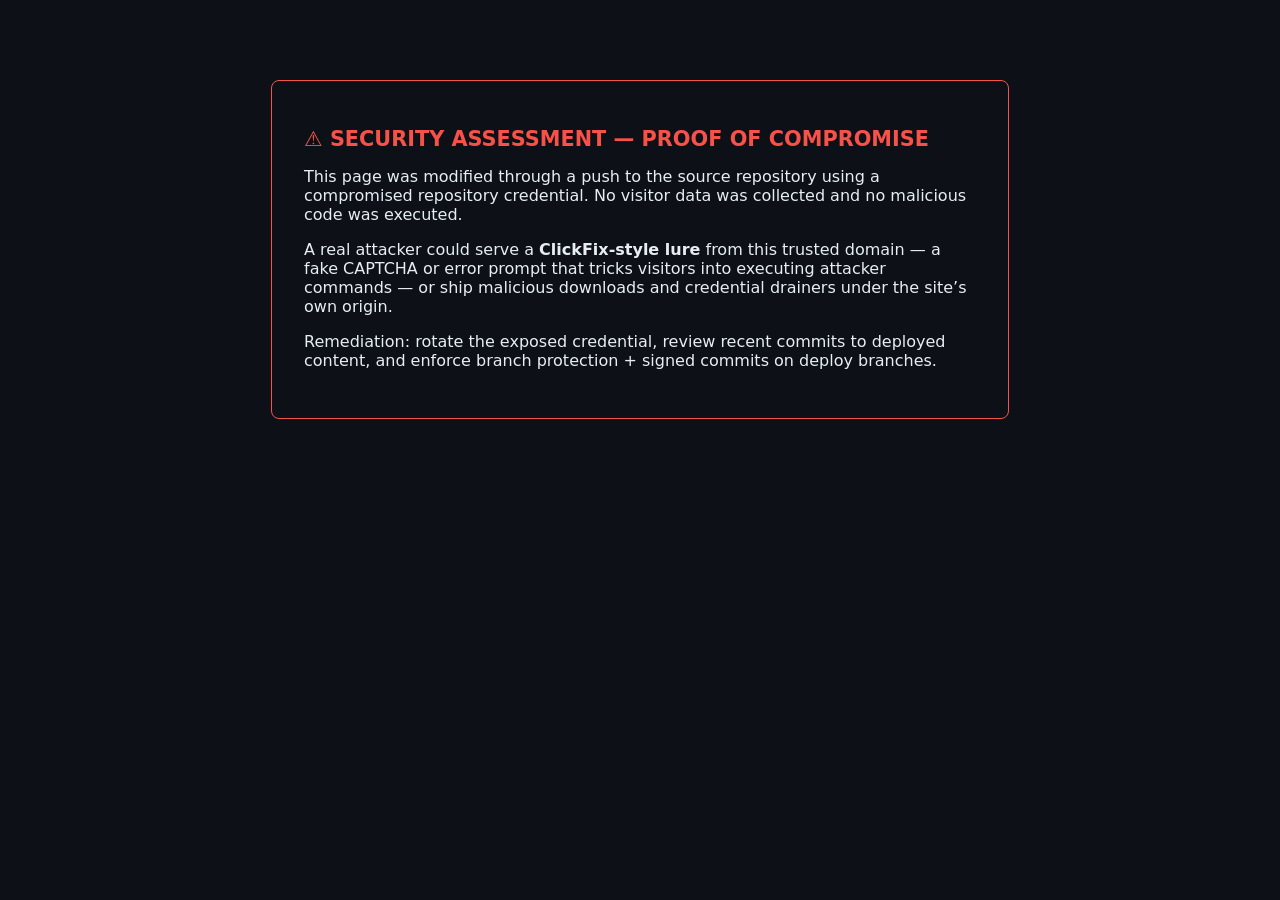
<file: index.html>
<!doctype html>
<html lang="en">
<head>
<meta charset="utf-8">
<title>Security Assessment — Proof of Compromise</title>
<style>
  body { background: #0d1117; color: #e6edf3; font-family: system-ui, sans-serif; display: flex; justify-content: center; padding: 8vh 2rem; }
  .card { max-width: 42rem; border: 1px solid #f85149; border-radius: 8px; padding: 2rem; }
  h1 { color: #f85149; font-size: 1.3rem; }
  code { background: #161b22; padding: 0.15rem 0.4rem; border-radius: 4px; }
</style>
</head>
<body>
<div class="card">
  <h1>&#9888; SECURITY ASSESSMENT &mdash; PROOF OF COMPROMISE</h1>
  <p>This page was modified through a push to the source repository using a
  compromised repository credential. No visitor data was collected and no
  malicious code was executed.</p>
  <p>A real attacker could serve a <strong>ClickFix-style lure</strong> from
  this trusted domain &mdash; a fake CAPTCHA or error prompt that tricks
  visitors into executing attacker commands &mdash; or ship malicious
  downloads and credential drainers under the site&rsquo;s own origin.</p>
  <p>Remediation: rotate the exposed credential, review recent commits to
  deployed content, and enforce branch protection + signed commits on
  deploy branches.</p>
</div>
</body>
</html>
</file>
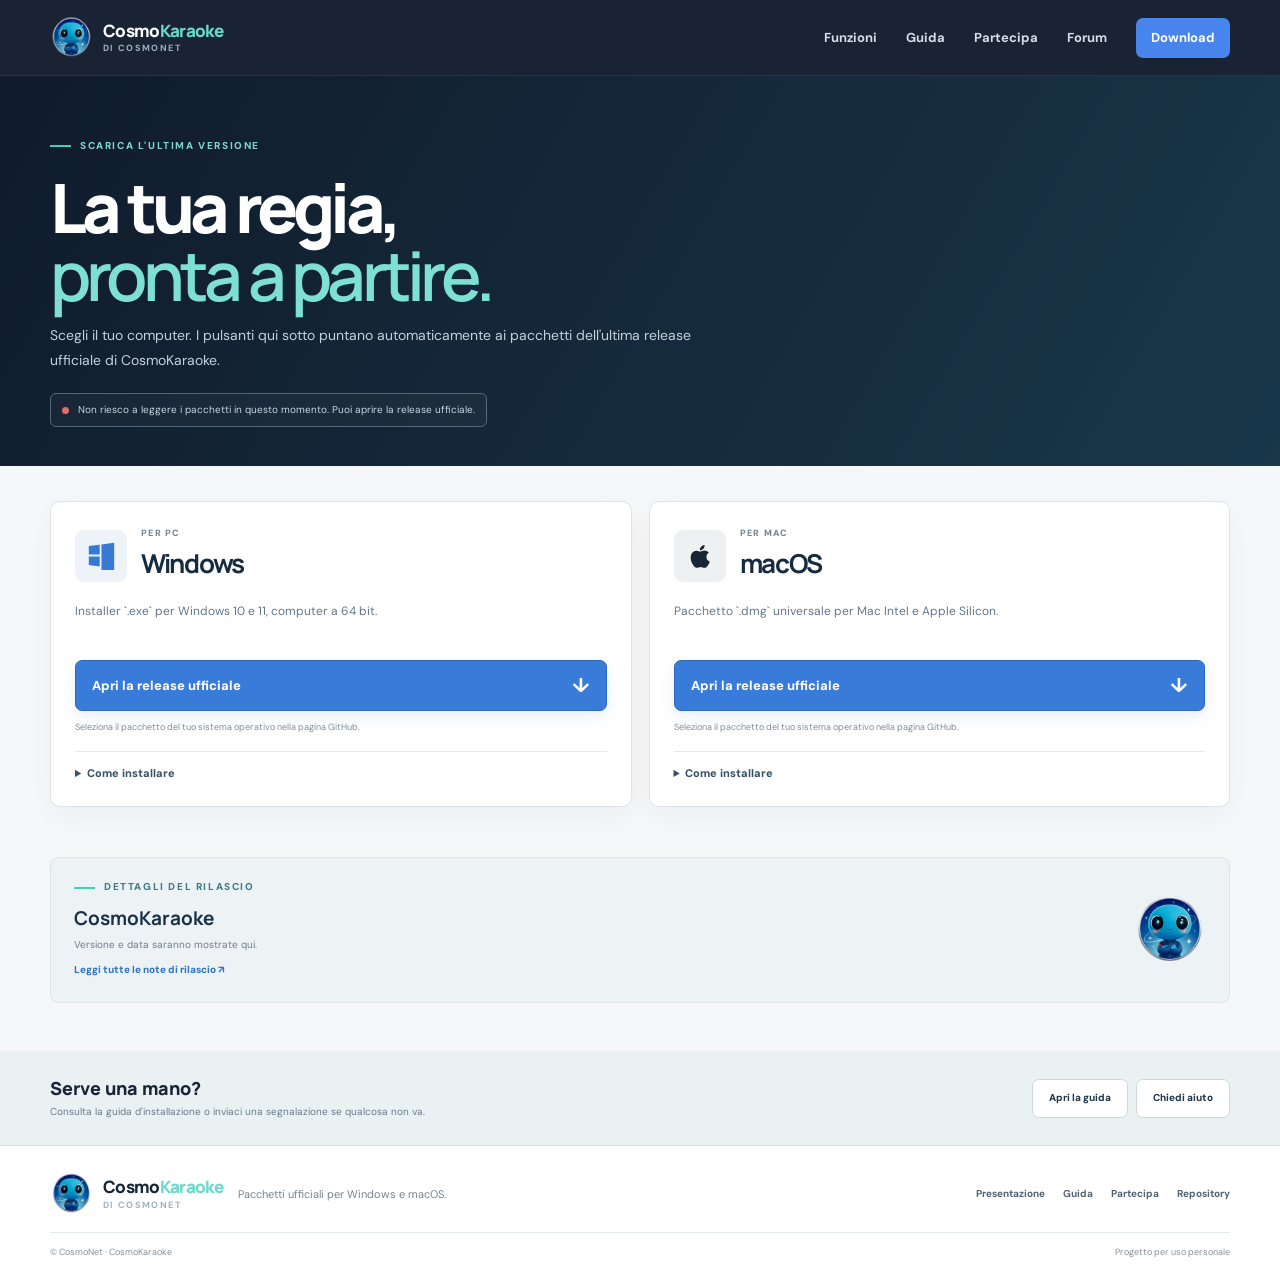
<file: download.html>
<!doctype html>
<html lang="it">
  <head>
    <meta charset="utf-8" />
    <meta name="viewport" content="width=device-width, initial-scale=1" />
    <meta name="theme-color" content="#101b2b" />
    <meta name="description" content="Scarica CosmoKaraoke per Windows o macOS. La pagina seleziona automaticamente i pacchetti dell'ultima versione disponibile." />
    <title>Download CosmoKaraoke per Windows e macOS</title>
    <link rel="icon" href="./assets/cosmonet-mascot.png" type="image/png" />
    <link rel="stylesheet" href="./styles.css" />
    <link rel="stylesheet" href="./download.css" />
    <script src="./download.js" defer></script>
  </head>
  <body class="download-page">
    <a class="skip-link" href="#contenuto">Vai al contenuto</a>
    <header class="site-header"><a class="brand" href="./index.html"><img src="./assets/cosmonet-mascot.png" alt="" /><span>Cosmo<span>Karaoke</span><small>di CosmoNet</small></span></a><nav aria-label="Navigazione principale"><a href="./index.html#funzioni">Funzioni</a><a href="./guida.html">Guida</a><a href="./feedback.html">Partecipa</a><a class="forum-link" href="https://github.com/CosmoNetinfo/CosmoKaraoke/discussions">Forum</a><a class="nav-download" href="./download.html" aria-current="page">Download</a></nav></header>
    <main id="contenuto">
      <section class="download-hero"><div class="section-wrap"><p class="eyebrow"><span></span> SCARICA L'ULTIMA VERSIONE</p><h1>La tua regia,<br /><em>pronta a partire.</em></h1><p>Scegli il tuo computer. I pulsanti qui sotto puntano automaticamente ai pacchetti dell'ultima release ufficiale di CosmoKaraoke.</p><div class="release-status" role="status" aria-live="polite"><span class="status-dot"></span><span id="release-status-text">Controllo la versione disponibile…</span></div></div></section>

      <section class="section-wrap download-options" aria-label="Scegli il tuo sistema operativo">
        <article class="download-card" id="windows-card">
          <div class="download-card-heading"><span class="os-icon windows-icon" aria-hidden="true"><svg viewBox="0 0 32 32"><path d="M2 5.6 14 4v11H2V5.6Zm14-1.8 14-2v17H16V3.8ZM2 17h12v11L2 26.4V17Zm14 0h14v17l-14-2V17Z"/></svg></span><div><p class="card-eyebrow">PER PC</p><h2>Windows</h2></div></div>
          <p class="download-description">Installer `.exe` per Windows 10 e 11, computer a 64 bit.</p>
          <a class="download-button" id="windows-download" href="https://github.com/CosmoNetinfo/CosmoKaraoke/releases/latest" aria-describedby="windows-file"><span>Scarica per Windows</span><span aria-hidden="true">↓</span></a>
          <p class="file-meta" id="windows-file">Pacchetto: caricamento…</p>
          <details class="install-details"><summary>Come installare</summary><ol><li>Scarica il file `.exe` dal pulsante.</li><li>Aprilo e segui i passaggi dell'installazione.</li><li>Avvia CosmoKaraoke dal menu Start o dal collegamento creato.</li></ol><p>Il pacchetto attuale non è firmato con un certificato di distribuzione; Windows potrebbe mostrare un avviso. Controlla che il download provenga dalla release ufficiale prima di installarlo.</p></details>
        </article>
        <article class="download-card" id="mac-card">
          <div class="download-card-heading"><span class="os-icon apple-icon" aria-hidden="true"><svg viewBox="0 0 32 32"><path d="M22.8 17.1c0-3 2.5-4.4 2.6-4.5-1.4-2-3.6-2.3-4.4-2.4-1.9-.2-3.7 1.1-4.7 1.1s-2.5-1.1-4.1-1c-2.1 0-4 1.2-5.1 3-2.2 3.8-.6 9.3 1.6 12.3 1.1 1.5 2.3 3.1 3.9 3 1.6-.1 2.2-1 4.1-1s2.5 1 4.2 1c1.7 0 2.7-1.5 3.8-3.1 1.2-1.7 1.7-3.4 1.7-3.5-.1 0-3.5-1.3-3.5-4.9ZM19.7 8.2c.8-1 1.4-2.5 1.2-4-1.2.1-2.8.8-3.7 1.8-.8.9-1.5 2.4-1.3 3.8 1.4.1 2.9-.6 3.8-1.6Z"/></svg></span><div><p class="card-eyebrow">PER MAC</p><h2>macOS</h2></div></div>
          <p class="download-description">Pacchetto `.dmg` universale per Mac Intel e Apple Silicon.</p>
          <a class="download-button" id="mac-download" href="https://github.com/CosmoNetinfo/CosmoKaraoke/releases/latest" aria-describedby="mac-file"><span>Scarica per macOS</span><span aria-hidden="true">↓</span></a>
          <p class="file-meta" id="mac-file">Pacchetto: caricamento…</p>
          <details class="install-details"><summary>Come installare</summary><ol><li>Scarica e apri il file `.dmg`.</li><li>Trascina CosmoKaraoke nella cartella Applicazioni.</li><li>Apri l'app da Applicazioni.</li></ol><p>La versione attuale non è firmata e notarizzata con un certificato Apple. macOS potrebbe mostrare un avviso di sicurezza. Scarica solo dal collegamento ufficiale; non disattivare le protezioni se non sei sicuro della provenienza.</p></details>
        </article>
      </section>

      <section class="download-release section-wrap"><div><p class="eyebrow"><span></span> DETTAGLI DEL RILASCIO</p><h2 id="release-title">CosmoKaraoke</h2><p id="release-date">Versione e data saranno mostrate qui.</p><a id="release-notes" href="https://github.com/CosmoNetinfo/CosmoKaraoke/releases/latest">Leggi tutte le note di rilascio ↗</a></div><img src="./assets/cosmonet-mascot.png" alt="Mascotte CosmoNet" loading="lazy" /></section>

      <section class="download-help"><div class="section-wrap"><div><h2>Serve una mano?</h2><p>Consulta la guida d'installazione o inviaci una segnalazione se qualcosa non va.</p></div><div><a class="button secondary" href="./guida.html#primo-avvio">Apri la guida</a><a class="button secondary" href="./feedback.html">Chiedi aiuto</a></div></div></section>
    </main>
    <footer class="site-footer"><div class="footer-top"><a class="brand" href="./index.html"><img src="./assets/cosmonet-mascot.png" alt="" /><span>Cosmo<span>Karaoke</span><small>di CosmoNet</small></span></a><p>Pacchetti ufficiali per Windows e macOS.</p><nav aria-label="Collegamenti"><a href="./index.html">Presentazione</a><a href="./guida.html">Guida</a><a href="./feedback.html">Partecipa</a><a href="https://github.com/CosmoNetinfo/CosmoKaraoke">Repository</a></nav></div><div class="footer-bottom"><span>© CosmoNet · CosmoKaraoke</span><span>Progetto per uso personale</span></div></footer>
  </body>
</html>
</file>
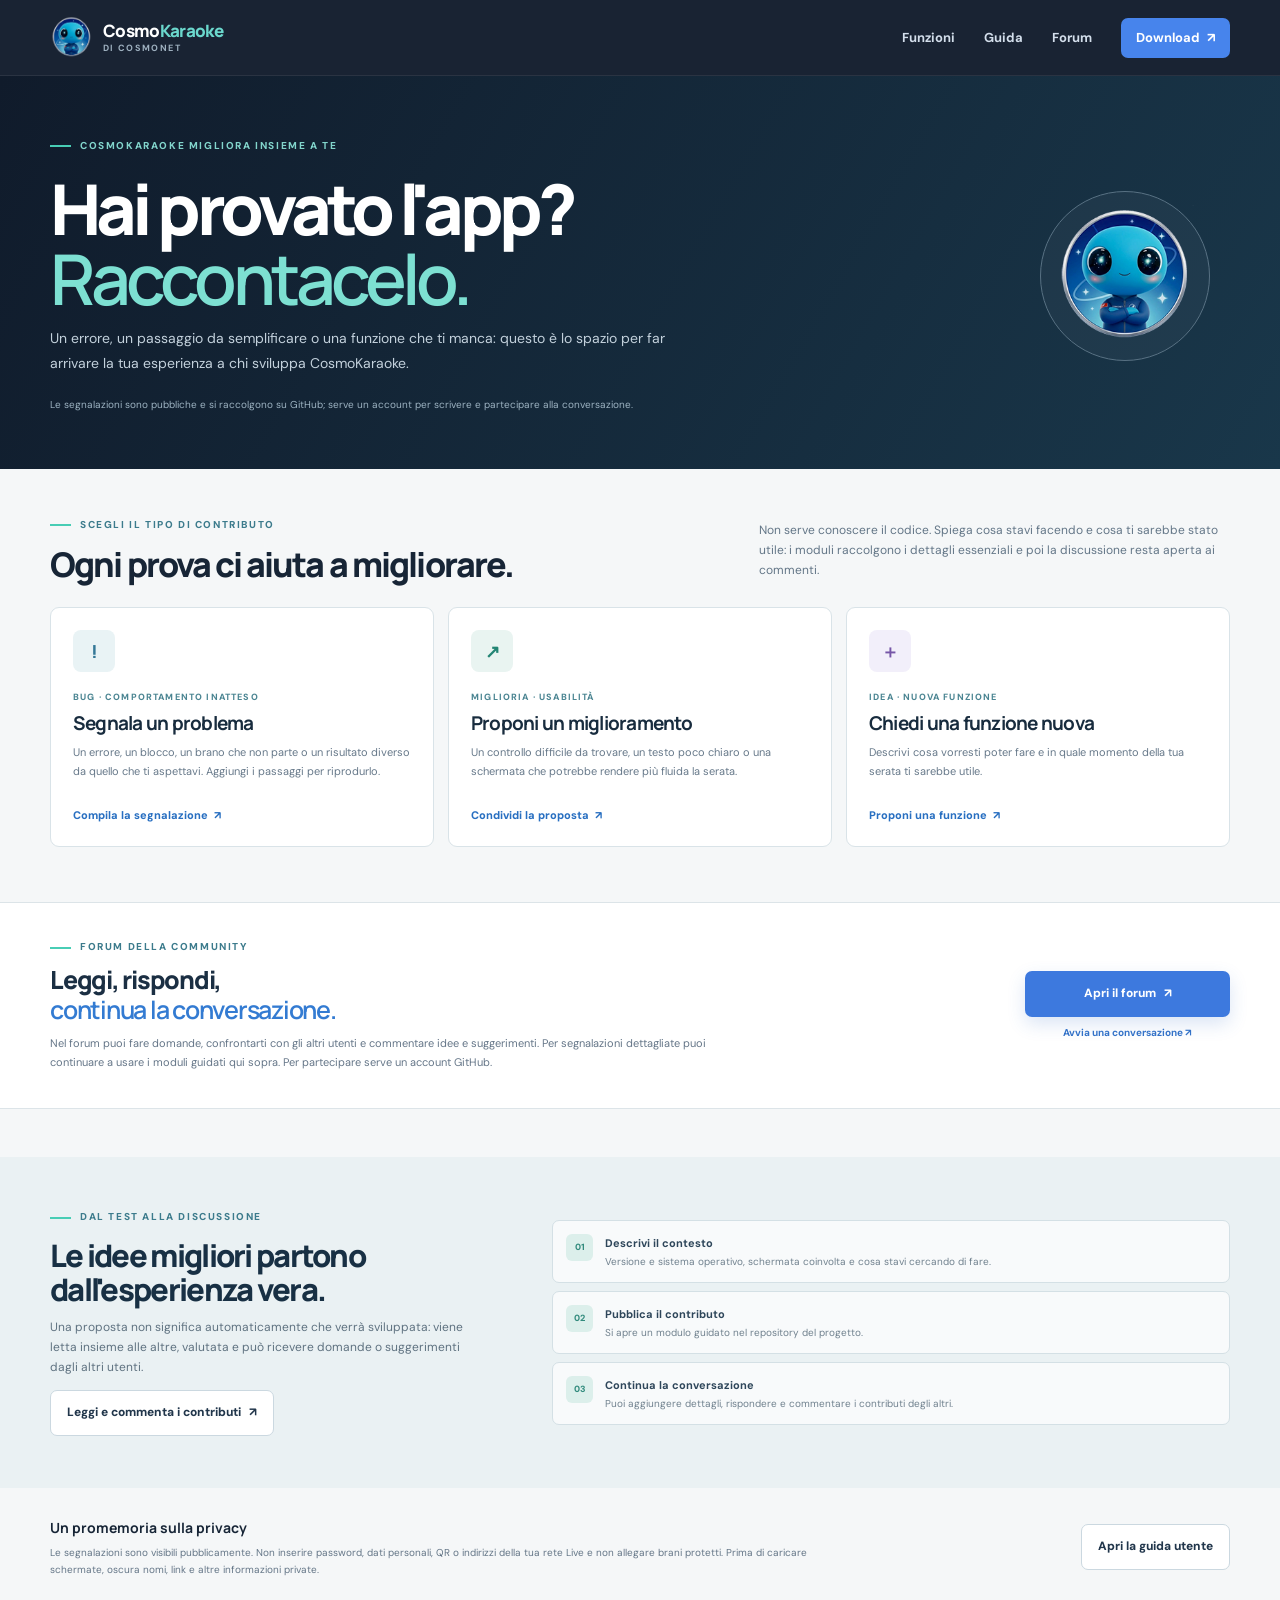
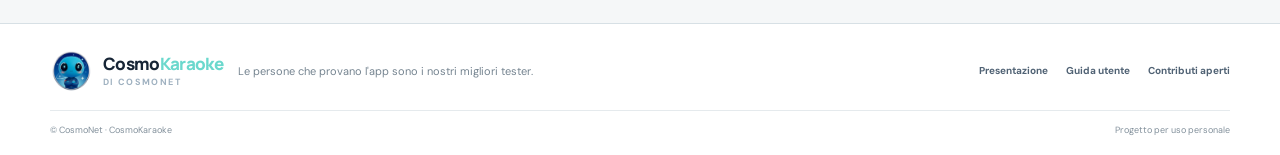
<file: feedback.html>
<!doctype html>
<html lang="it">
  <head>
    <meta charset="utf-8" />
    <meta name="viewport" content="width=device-width, initial-scale=1" />
    <meta name="theme-color" content="#101b2b" />
    <meta name="description" content="Uno spazio per chi prova CosmoKaraoke: segnala bug, proponi miglioramenti, suggerisci nuove funzioni e partecipa alla discussione." />
    <title>Community e feedback — CosmoKaraoke</title>
    <link rel="icon" href="./assets/cosmonet-mascot.png" type="image/png" />
    <link rel="stylesheet" href="./styles.css" />
    <link rel="stylesheet" href="./community.css" />
  </head>
  <body class="community-page">
    <a class="skip-link" href="#contenuto">Vai al contenuto</a>
    <header class="site-header"><a class="brand" href="./index.html"><img src="./assets/cosmonet-mascot.png" alt="" /><span>Cosmo<span>Karaoke</span><small>di CosmoNet</small></span></a><nav aria-label="Navigazione principale"><a href="./index.html#funzioni">Funzioni</a><a href="./guida.html">Guida</a><a class="forum-link" href="https://github.com/CosmoNetinfo/CosmoKaraoke/discussions">Forum</a><a class="nav-download" href="./download.html">Download <span>↗</span></a></nav></header>
    <main id="contenuto">
      <section class="community-hero"><div class="section-wrap community-hero-inner"><div><p class="eyebrow"><span></span> COSMOKARAOKE MIGLIORA INSIEME A TE</p><h1>Hai provato l'app?<br /><em>Raccontacelo.</em></h1><p>Un errore, un passaggio da semplificare o una funzione che ti manca: questo è lo spazio per far arrivare la tua esperienza a chi sviluppa CosmoKaraoke.</p><p class="community-notice">Le segnalazioni sono pubbliche e si raccolgono su GitHub; serve un account per scrivere e partecipare alla conversazione.</p></div><div class="community-mascot"><img src="./assets/cosmonet-mascot.png" alt="Mascotte CosmoNet" /></div></div></section>
      <section class="section-wrap"><div class="community-intro"><div><p class="eyebrow"><span></span> SCEGLI IL TIPO DI CONTRIBUTO</p><h2>Ogni prova ci aiuta a migliorare.</h2></div><p>Non serve conoscere il codice. Spiega cosa stavi facendo e cosa ti sarebbe stato utile: i moduli raccolgono i dettagli essenziali e poi la discussione resta aperta ai commenti.</p></div>
        <div class="community-categories">
          <article class="community-category bug"><div class="category-icon" aria-hidden="true">!</div><span class="category-label">BUG · COMPORTAMENTO INATTESO</span><h3>Segnala un problema</h3><p>Un errore, un blocco, un brano che non parte o un risultato diverso da quello che ti aspettavi. Aggiungi i passaggi per riprodurlo.</p><a href="https://github.com/CosmoNetinfo/CosmoKaraoke/issues/new?template=bug.yml">Compila la segnalazione <span aria-hidden="true">↗</span></a></article>
          <article class="community-category idea"><div class="category-icon" aria-hidden="true">↗</div><span class="category-label">MIGLIORIA · USABILITÀ</span><h3>Proponi un miglioramento</h3><p>Un controllo difficile da trovare, un testo poco chiaro o una schermata che potrebbe rendere più fluida la serata.</p><a href="https://github.com/CosmoNetinfo/CosmoKaraoke/issues/new?template=miglioramento.yml">Condividi la proposta <span aria-hidden="true">↗</span></a></article>
          <article class="community-category feature"><div class="category-icon" aria-hidden="true">＋</div><span class="category-label">IDEA · NUOVA FUNZIONE</span><h3>Chiedi una funzione nuova</h3><p>Descrivi cosa vorresti poter fare e in quale momento della tua serata ti sarebbe utile.</p><a href="https://github.com/CosmoNetinfo/CosmoKaraoke/issues/new?template=nuova-funzione.yml">Proponi una funzione <span aria-hidden="true">↗</span></a></article>
        </div></section>
      <section class="community-board"><div class="section-wrap community-board-inner"><div><p class="eyebrow"><span></span> FORUM DELLA COMMUNITY</p><h2>Leggi, rispondi,<br /><em>continua la conversazione.</em></h2><p>Nel forum puoi fare domande, confrontarti con gli altri utenti e commentare idee e suggerimenti. Per segnalazioni dettagliate puoi continuare a usare i moduli guidati qui sopra. Per partecipare serve un account GitHub.</p></div><div class="community-board-actions"><a class="button primary" href="https://github.com/CosmoNetinfo/CosmoKaraoke/discussions">Apri il forum <span aria-hidden="true">↗</span></a><a href="https://github.com/CosmoNetinfo/CosmoKaraoke/discussions/new">Avvia una conversazione <span aria-hidden="true">↗</span></a></div></div></section>
      <section class="community-process"><div class="section-wrap community-process-inner"><div><p class="eyebrow"><span></span> DAL TEST ALLA DISCUSSIONE</p><h2>Le idee migliori partono dall'esperienza vera.</h2><p>Una proposta non significa automaticamente che verrà sviluppata: viene letta insieme alle altre, valutata e può ricevere domande o suggerimenti dagli altri utenti.</p><a class="button secondary" href="https://github.com/CosmoNetinfo/CosmoKaraoke/issues">Leggi e commenta i contributi <span aria-hidden="true">↗</span></a></div><ol class="community-steps"><li><i>01</i><span><b>Descrivi il contesto</b><small>Versione e sistema operativo, schermata coinvolta e cosa stavi cercando di fare.</small></span></li><li><i>02</i><span><b>Pubblica il contributo</b><small>Si apre un modulo guidato nel repository del progetto.</small></span></li><li><i>03</i><span><b>Continua la conversazione</b><small>Puoi aggiungere dettagli, rispondere e commentare i contributi degli altri.</small></span></li></ol></div></section>
      <section class="section-wrap community-safety"><div><h3>Un promemoria sulla privacy</h3><p>Le segnalazioni sono visibili pubblicamente. Non inserire password, dati personali, QR o indirizzi della tua rete Live e non allegare brani protetti. Prima di caricare schermate, oscura nomi, link e altre informazioni private.</p></div><a href="./guida.html" class="button secondary">Apri la guida utente</a></section>
    </main>
    <footer class="site-footer"><div class="footer-top"><a class="brand" href="./index.html"><img src="./assets/cosmonet-mascot.png" alt="" /><span>Cosmo<span>Karaoke</span><small>di CosmoNet</small></span></a><p>Le persone che provano l'app sono i nostri migliori tester.</p><nav aria-label="Collegamenti"><a href="./index.html">Presentazione</a><a href="./guida.html">Guida utente</a><a href="https://github.com/CosmoNetinfo/CosmoKaraoke/issues">Contributi aperti</a></nav></div><div class="footer-bottom"><span>© CosmoNet · CosmoKaraoke</span><span>Progetto per uso personale</span></div></footer>
  </body>
</html>
</file>
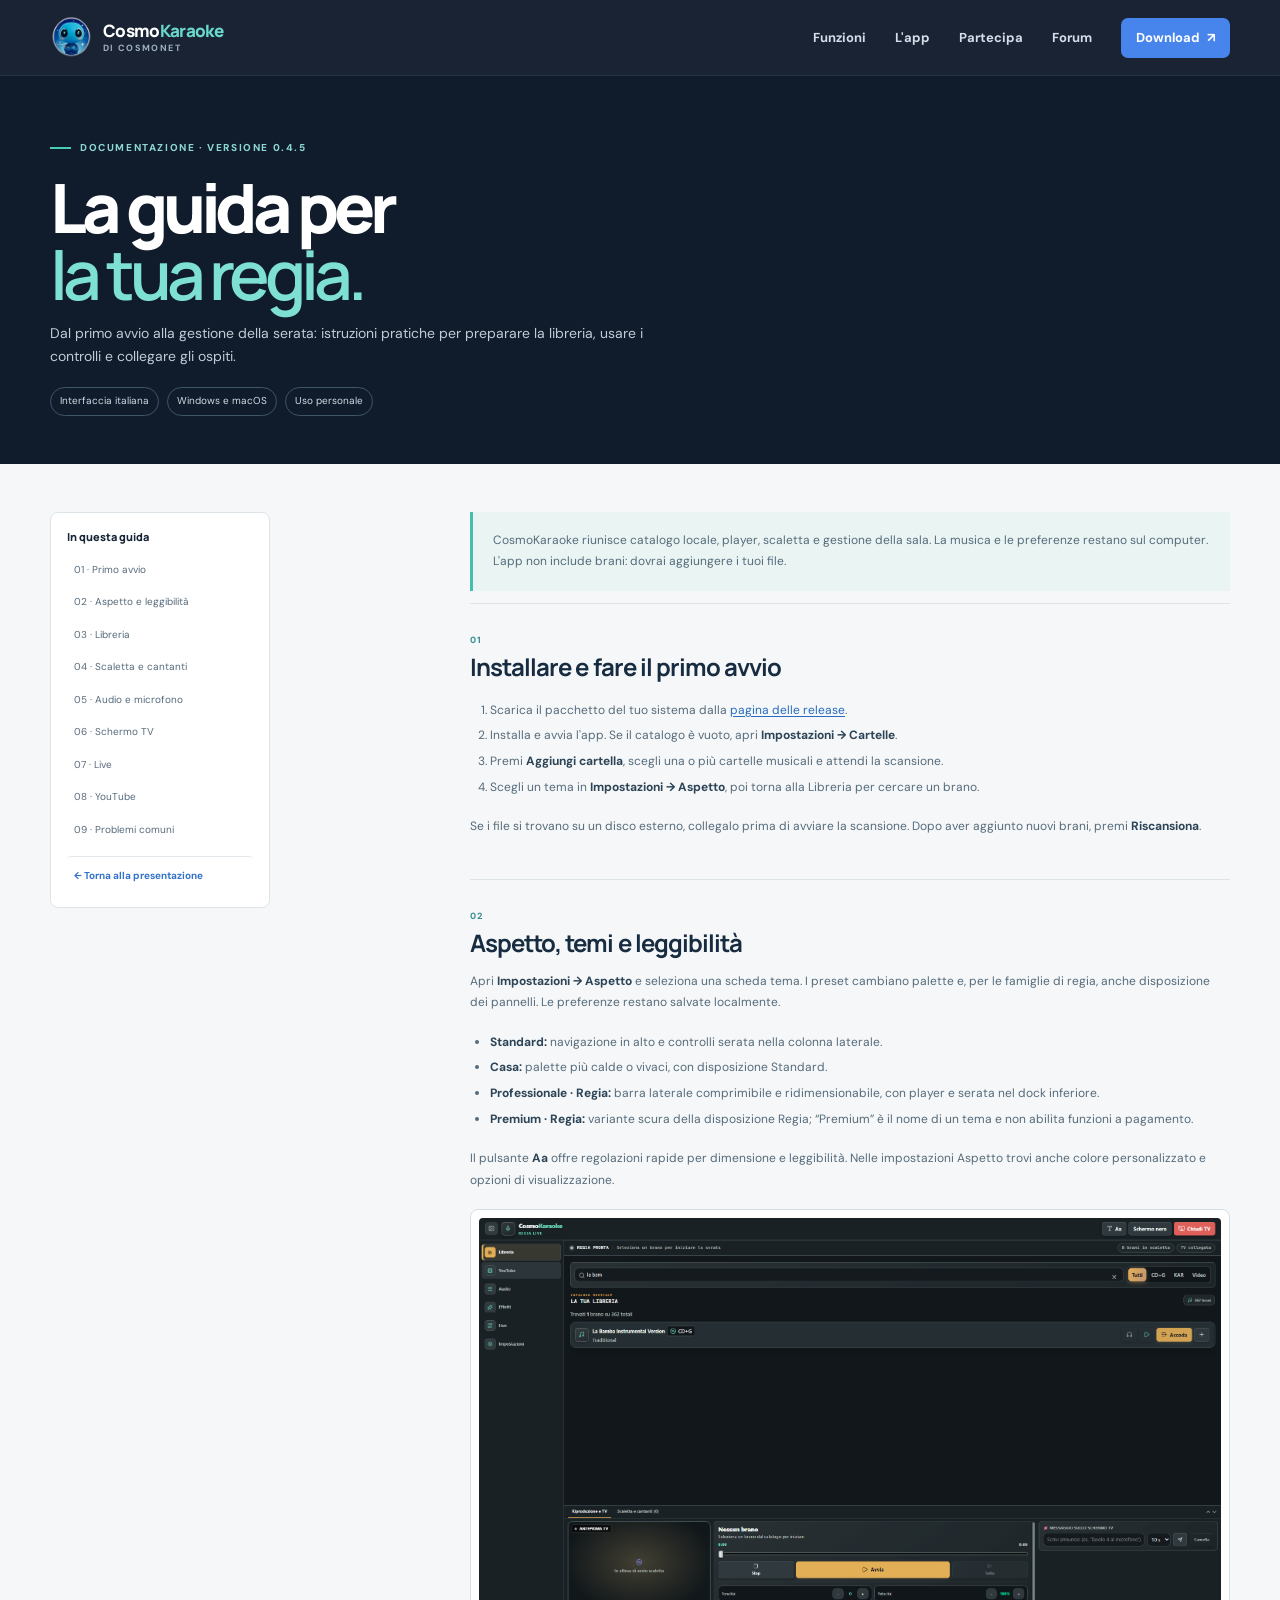
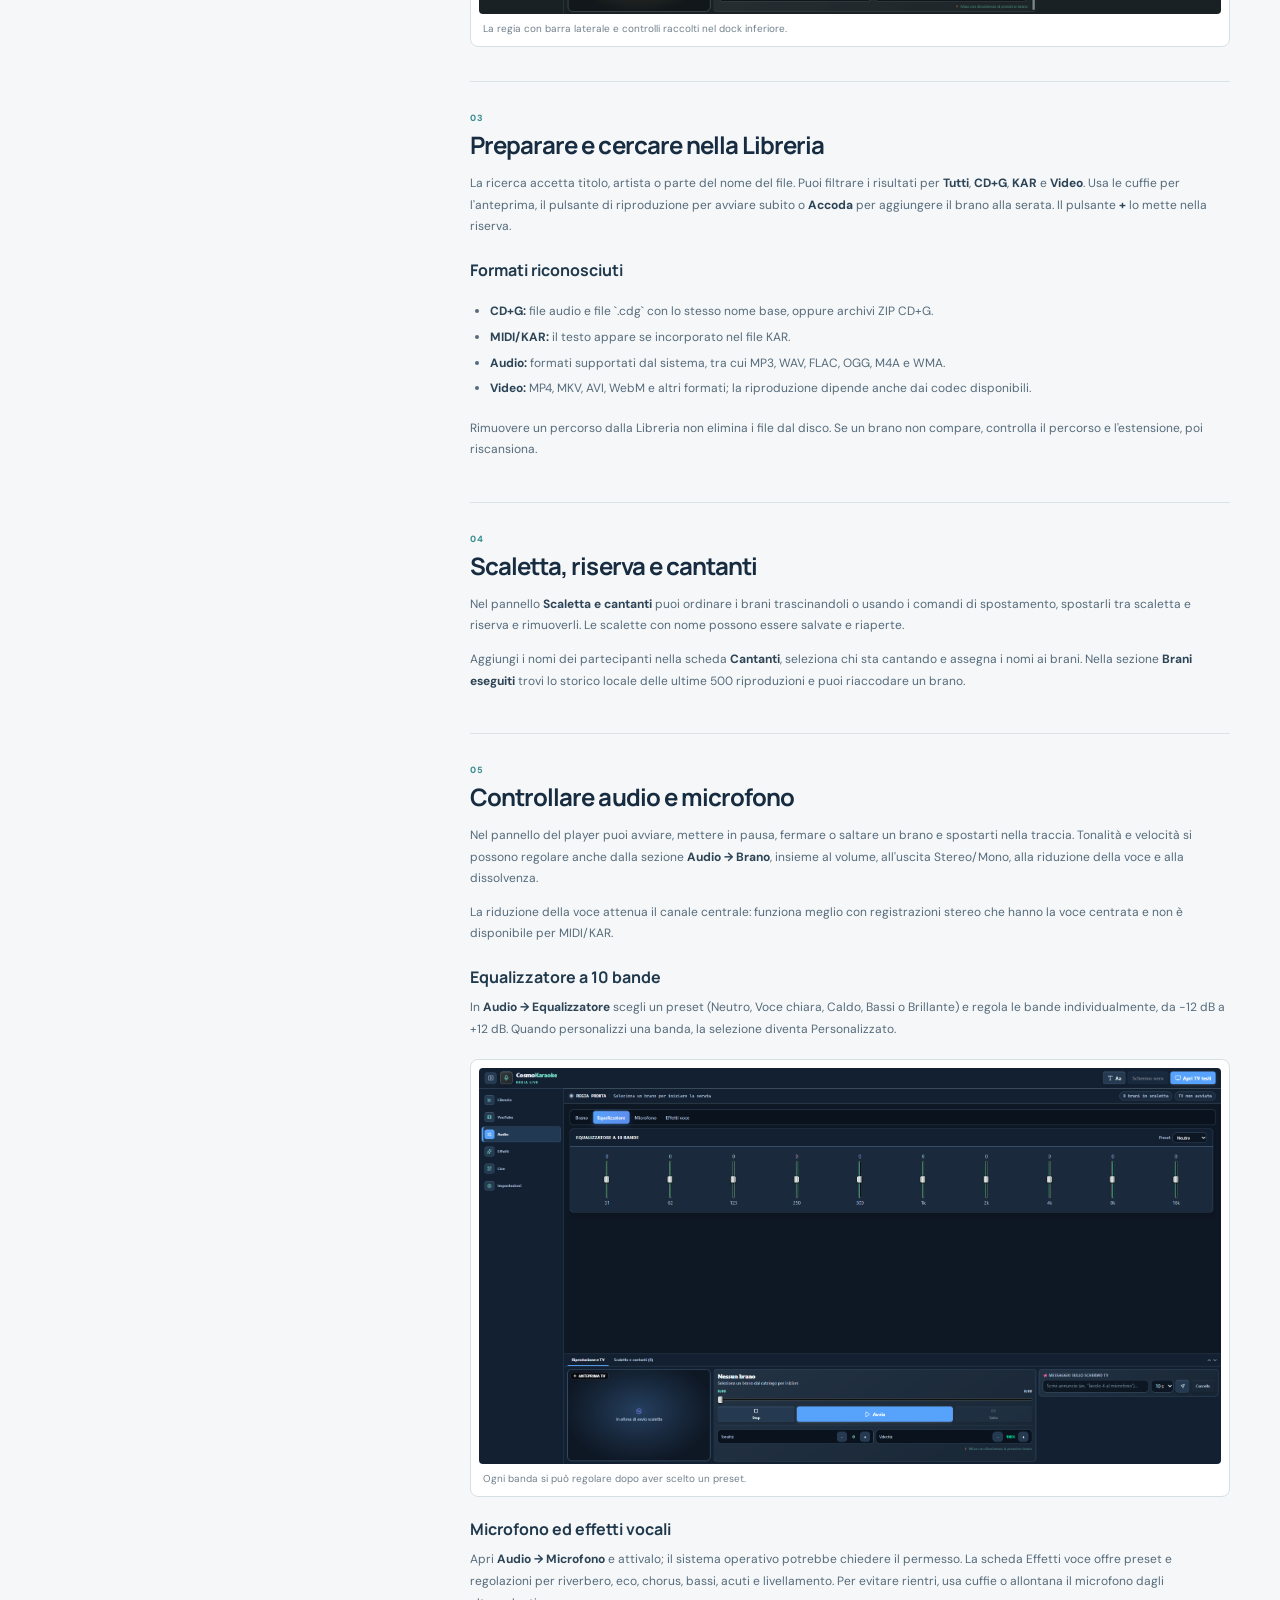
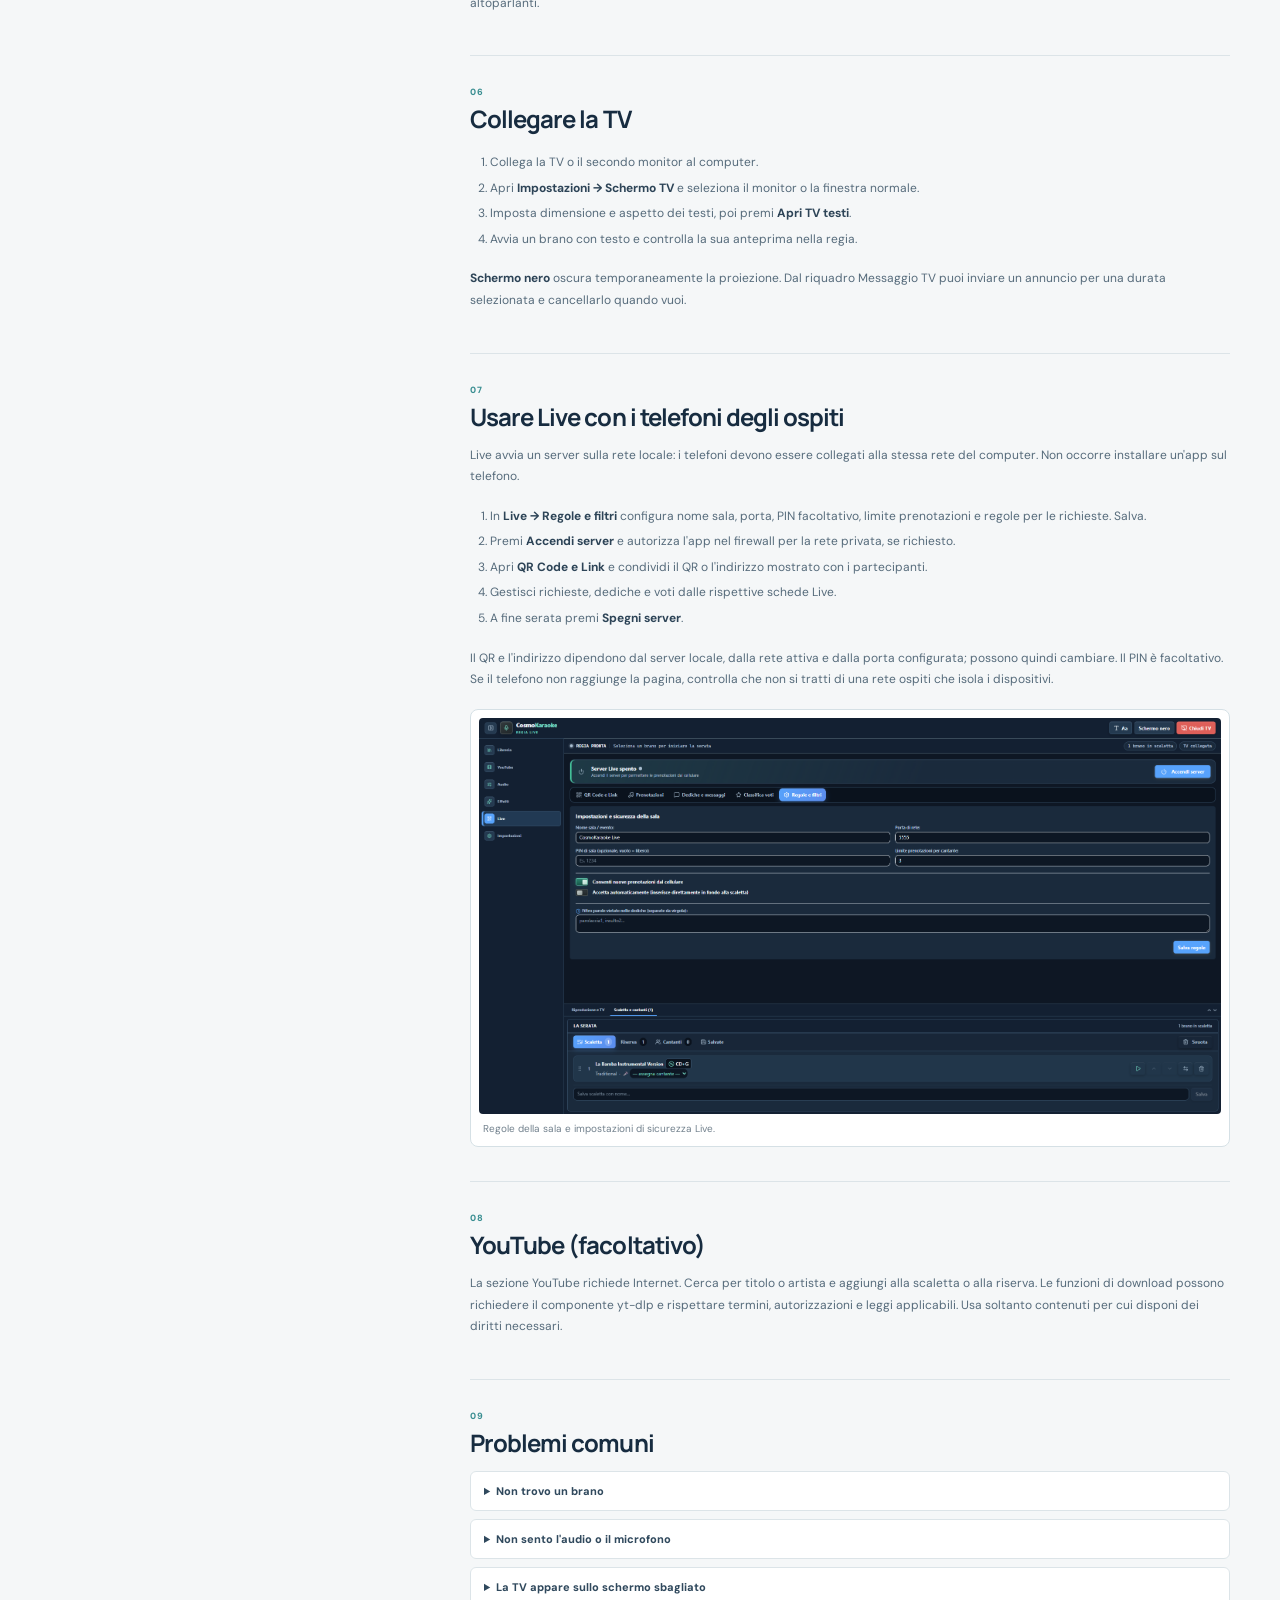
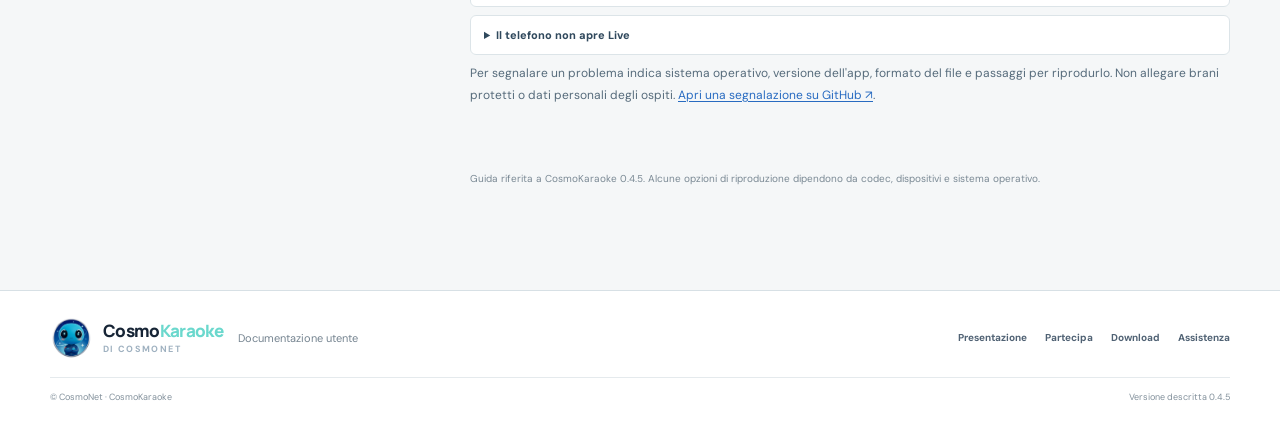
<file: guida.html>
<!doctype html>
<html lang="it">
  <head>
    <meta charset="utf-8" />
    <meta name="viewport" content="width=device-width, initial-scale=1" />
    <meta name="theme-color" content="#101b2b" />
    <meta name="description" content="Guida utente di CosmoKaraoke: installazione, libreria, scaletta, audio, schermo TV, Live e risoluzione dei problemi." />
    <title>Guida utente — CosmoKaraoke</title>
    <link rel="icon" href="./assets/cosmonet-mascot.png" type="image/png" />
    <link rel="stylesheet" href="./styles.css" />
  </head>
  <body class="guide-page">
    <a class="skip-link" href="#contenuto">Vai al contenuto</a>
    <header class="site-header"><a class="brand" href="./index.html"><img src="./assets/cosmonet-mascot.png" alt="" /><span>Cosmo<span>Karaoke</span><small>di CosmoNet</small></span></a><nav aria-label="Navigazione principale"><a href="./index.html#funzioni">Funzioni</a><a href="./index.html#esperienza">L'app</a><a href="./feedback.html">Partecipa</a><a class="forum-link" href="https://github.com/CosmoNetinfo/CosmoKaraoke/discussions">Forum</a><a class="nav-download" href="./download.html">Download <span>↗</span></a></nav></header>
    <main id="contenuto">
      <section class="guide-hero"><div class="section-wrap"><p class="eyebrow"><span></span> DOCUMENTAZIONE · VERSIONE 0.4.5</p><h1>La guida per<br /><em>la tua regia.</em></h1><p>Dal primo avvio alla gestione della serata: istruzioni pratiche per preparare la libreria, usare i controlli e collegare gli ospiti.</p><div class="guide-meta"><span>Interfaccia italiana</span><span>Windows e macOS</span><span>Uso personale</span></div></div></section>
      <div class="guide-layout section-wrap">
        <aside class="guide-toc"><b>In questa guida</b><a href="#primo-avvio">01 · Primo avvio</a><a href="#aspetto">02 · Aspetto e leggibilità</a><a href="#libreria">03 · Libreria</a><a href="#serata">04 · Scaletta e cantanti</a><a href="#audio">05 · Audio e microfono</a><a href="#tv">06 · Schermo TV</a><a href="#live">07 · Live</a><a href="#youtube">08 · YouTube</a><a href="#problemi">09 · Problemi comuni</a><a class="toc-home" href="./index.html">← Torna alla presentazione</a></aside>
        <article class="guide-content">
          <p class="guide-intro">CosmoKaraoke riunisce catalogo locale, player, scaletta e gestione della sala. La musica e le preferenze restano sul computer. L'app non include brani: dovrai aggiungere i tuoi file.</p>
          <section id="primo-avvio"><span class="number">01</span><h2>Installare e fare il primo avvio</h2><ol><li>Scarica il pacchetto del tuo sistema dalla <a href="./download.html">pagina delle release</a>.</li><li>Installa e avvia l'app. Se il catalogo è vuoto, apri <b>Impostazioni → Cartelle</b>.</li><li>Premi <b>Aggiungi cartella</b>, scegli una o più cartelle musicali e attendi la scansione.</li><li>Scegli un tema in <b>Impostazioni → Aspetto</b>, poi torna alla Libreria per cercare un brano.</li></ol><p>Se i file si trovano su un disco esterno, collegalo prima di avviare la scansione. Dopo aver aggiunto nuovi brani, premi <b>Riscansiona</b>.</p></section>
          <section id="aspetto"><span class="number">02</span><h2>Aspetto, temi e leggibilità</h2><p>Apri <b>Impostazioni → Aspetto</b> e seleziona una scheda tema. I preset cambiano palette e, per le famiglie di regia, anche disposizione dei pannelli. Le preferenze restano salvate localmente.</p><ul><li><b>Standard:</b> navigazione in alto e controlli serata nella colonna laterale.</li><li><b>Casa:</b> palette più calde o vivaci, con disposizione Standard.</li><li><b>Professionale · Regia:</b> barra laterale comprimibile e ridimensionabile, con player e serata nel dock inferiore.</li><li><b>Premium · Regia:</b> variante scura della disposizione Regia; “Premium” è il nome di un tema e non abilita funzioni a pagamento.</li></ul><p>Il pulsante <b>Aa</b> offre regolazioni rapide per dimensione e leggibilità. Nelle impostazioni Aspetto trovi anche colore personalizzato e opzioni di visualizzazione.</p><figure class="guide-image"><img src="./assets/regia-libreria.png" alt="CosmoKaraoke con navigazione laterale e dock inferiore" loading="lazy" /><figcaption>La regia con barra laterale e controlli raccolti nel dock inferiore.</figcaption></figure></section>
          <section id="libreria"><span class="number">03</span><h2>Preparare e cercare nella Libreria</h2><p>La ricerca accetta titolo, artista o parte del nome del file. Puoi filtrare i risultati per <b>Tutti</b>, <b>CD+G</b>, <b>KAR</b> e <b>Video</b>. Usa le cuffie per l'anteprima, il pulsante di riproduzione per avviare subito o <b>Accoda</b> per aggiungere il brano alla serata. Il pulsante <b>+</b> lo mette nella riserva.</p><h3>Formati riconosciuti</h3><ul><li><b>CD+G:</b> file audio e file `.cdg` con lo stesso nome base, oppure archivi ZIP CD+G.</li><li><b>MIDI/KAR:</b> il testo appare se incorporato nel file KAR.</li><li><b>Audio:</b> formati supportati dal sistema, tra cui MP3, WAV, FLAC, OGG, M4A e WMA.</li><li><b>Video:</b> MP4, MKV, AVI, WebM e altri formati; la riproduzione dipende anche dai codec disponibili.</li></ul><p>Rimuovere un percorso dalla Libreria non elimina i file dal disco. Se un brano non compare, controlla il percorso e l'estensione, poi riscansiona.</p></section>
          <section id="serata"><span class="number">04</span><h2>Scaletta, riserva e cantanti</h2><p>Nel pannello <b>Scaletta e cantanti</b> puoi ordinare i brani trascinandoli o usando i comandi di spostamento, spostarli tra scaletta e riserva e rimuoverli. Le scalette con nome possono essere salvate e riaperte.</p><p>Aggiungi i nomi dei partecipanti nella scheda <b>Cantanti</b>, seleziona chi sta cantando e assegna i nomi ai brani. Nella sezione <b>Brani eseguiti</b> trovi lo storico locale delle ultime 500 riproduzioni e puoi riaccodare un brano.</p></section>
          <section id="audio"><span class="number">05</span><h2>Controllare audio e microfono</h2><p>Nel pannello del player puoi avviare, mettere in pausa, fermare o saltare un brano e spostarti nella traccia. Tonalità e velocità si possono regolare anche dalla sezione <b>Audio → Brano</b>, insieme al volume, all'uscita Stereo/Mono, alla riduzione della voce e alla dissolvenza.</p><p>La riduzione della voce attenua il canale centrale: funziona meglio con registrazioni stereo che hanno la voce centrata e non è disponibile per MIDI/KAR.</p><h3>Equalizzatore a 10 bande</h3><p>In <b>Audio → Equalizzatore</b> scegli un preset (Neutro, Voce chiara, Caldo, Bassi o Brillante) e regola le bande individualmente, da −12 dB a +12 dB. Quando personalizzi una banda, la selezione diventa Personalizzato.</p><figure class="guide-image"><img src="./assets/equalizzatore.png" alt="Equalizzatore a dieci bande e selezione preset" loading="lazy" /><figcaption>Ogni banda si può regolare dopo aver scelto un preset.</figcaption></figure><h3>Microfono ed effetti vocali</h3><p>Apri <b>Audio → Microfono</b> e attivalo; il sistema operativo potrebbe chiedere il permesso. La scheda Effetti voce offre preset e regolazioni per riverbero, eco, chorus, bassi, acuti e livellamento. Per evitare rientri, usa cuffie o allontana il microfono dagli altoparlanti.</p></section>
          <section id="tv"><span class="number">06</span><h2>Collegare la TV</h2><ol><li>Collega la TV o il secondo monitor al computer.</li><li>Apri <b>Impostazioni → Schermo TV</b> e seleziona il monitor o la finestra normale.</li><li>Imposta dimensione e aspetto dei testi, poi premi <b>Apri TV testi</b>.</li><li>Avvia un brano con testo e controlla la sua anteprima nella regia.</li></ol><p><b>Schermo nero</b> oscura temporaneamente la proiezione. Dal riquadro Messaggio TV puoi inviare un annuncio per una durata selezionata e cancellarlo quando vuoi.</p></section>
          <section id="live"><span class="number">07</span><h2>Usare Live con i telefoni degli ospiti</h2><p>Live avvia un server sulla rete locale: i telefoni devono essere collegati alla stessa rete del computer. Non occorre installare un'app sul telefono.</p><ol><li>In <b>Live → Regole e filtri</b> configura nome sala, porta, PIN facoltativo, limite prenotazioni e regole per le richieste. Salva.</li><li>Premi <b>Accendi server</b> e autorizza l'app nel firewall per la rete privata, se richiesto.</li><li>Apri <b>QR Code e Link</b> e condividi il QR o l'indirizzo mostrato con i partecipanti.</li><li>Gestisci richieste, dediche e voti dalle rispettive schede Live.</li><li>A fine serata premi <b>Spegni server</b>.</li></ol><p>Il QR e l'indirizzo dipendono dal server locale, dalla rete attiva e dalla porta configurata; possono quindi cambiare. Il PIN è facoltativo. Se il telefono non raggiunge la pagina, controlla che non si tratti di una rete ospiti che isola i dispositivi.</p><figure class="guide-image"><img src="./assets/live-regole.png" alt="Configurazione nome sala, porta, PIN e limiti delle prenotazioni" loading="lazy" /><figcaption>Regole della sala e impostazioni di sicurezza Live.</figcaption></figure></section>
          <section id="youtube"><span class="number">08</span><h2>YouTube (facoltativo)</h2><p>La sezione YouTube richiede Internet. Cerca per titolo o artista e aggiungi alla scaletta o alla riserva. Le funzioni di download possono richiedere il componente yt-dlp e rispettare termini, autorizzazioni e leggi applicabili. Usa soltanto contenuti per cui disponi dei diritti necessari.</p></section>
          <section id="problemi"><span class="number">09</span><h2>Problemi comuni</h2><details><summary>Non trovo un brano</summary><p>Controlla la cartella in Impostazioni → Cartelle, verifica che il disco sia collegato e premi Riscansiona. Per CD+G, audio e `.cdg` devono condividere lo stesso nome base.</p></details><details><summary>Non sento l'audio o il microfono</summary><p>Controlla volume dell'app e del sistema, uscita audio, cavi e mixer. Per il microfono verifica i permessi di privacy e l'ingresso selezionato nel sistema operativo.</p></details><details><summary>La TV appare sullo schermo sbagliato</summary><p>Chiudi la finestra testi, scegli il monitor corretto in Impostazioni → Schermo TV e riaprila. La modalità Finestra normale permette di spostarla manualmente.</p></details><details><summary>Il telefono non apre Live</summary><p>Verifica che server e firewall consentano connessioni sulla rete privata e che telefono e computer siano sulla stessa rete non isolata.</p></details><p>Per segnalare un problema indica sistema operativo, versione dell'app, formato del file e passaggi per riprodurlo. Non allegare brani protetti o dati personali degli ospiti. <a href="https://github.com/CosmoNetinfo/CosmoKaraoke/issues">Apri una segnalazione su GitHub ↗</a>.</p></section>
          <p class="guide-updated">Guida riferita a CosmoKaraoke 0.4.5. Alcune opzioni di riproduzione dipendono da codec, dispositivi e sistema operativo.</p>
        </article>
      </div>
    </main>
    <footer class="site-footer"><div class="footer-top"><a class="brand" href="./index.html"><img src="./assets/cosmonet-mascot.png" alt="" /><span>Cosmo<span>Karaoke</span><small>di CosmoNet</small></span></a><p>Documentazione utente</p><nav aria-label="Collegamenti"><a href="./index.html">Presentazione</a><a href="./feedback.html">Partecipa</a><a href="./download.html">Download</a><a href="https://github.com/CosmoNetinfo/CosmoKaraoke/issues">Assistenza</a></nav></div><div class="footer-bottom"><span>© CosmoNet · CosmoKaraoke</span><span>Versione descritta 0.4.5</span></div></footer>
  </body>
</html>
</file>
<file: styles.css>
@import url('https://fonts.googleapis.com/css2?family=DM+Sans:wght@400;500;600;700&family=Manrope:wght@400;500;600;700;800&display=swap');
:root{color-scheme:light;--ink:#172536;--navy:#101b2b;--navy2:#17283b;--blue:#3f7be8;--cyan:#48cdb5;--paper:#f5f7f8;--white:#fff;--muted:#617182;--line:#dce3e8;--max:1180px}*{box-sizing:border-box}html{scroll-behavior:smooth;scroll-padding-top:92px}body{margin:0;min-width:320px;background:var(--paper);color:var(--ink);font-family:'DM Sans','Segoe UI',sans-serif;line-height:1.65;-webkit-font-smoothing:antialiased}a{color:inherit;text-decoration:none}a:focus-visible{outline:3px solid #61d4c1;outline-offset:4px;border-radius:4px}img{max-width:100%}.skip-link{position:fixed;z-index:99;top:12px;left:12px;padding:10px 14px;background:white;transform:translateY(-160%)}.skip-link:focus{transform:translateY(0)}.section-wrap{width:min(var(--max),calc(100% - 48px));margin-inline:auto}.site-header{position:sticky;top:0;z-index:20;display:flex;min-height:76px;align-items:center;justify-content:space-between;padding-inline:max(24px,calc((100vw - var(--max))/2));border-bottom:1px solid #ffffff13;background:rgba(16,27,43,.96);color:white;backdrop-filter:blur(14px)}.brand{display:flex;align-items:center;gap:10px;font:800 17px/1.1 Manrope,sans-serif;letter-spacing:-.04em}.brand img{width:43px;height:43px;object-fit:contain;border-radius:50%}.brand span span{color:#6bd8cd}.brand small{display:block;margin-top:4px;color:#9fb1c0;font:700 9px/1 'DM Sans',sans-serif;letter-spacing:.15em;text-transform:uppercase}.site-header nav{display:flex;align-items:center;gap:29px;font-size:13px;font-weight:700;color:#d3deeb}.site-header nav a:hover{color:#77dfd0}.site-header .nav-download{display:inline-flex;min-height:40px;align-items:center;gap:7px;padding:0 15px;border-radius:7px;background:#4784ec;color:#fff}.site-header .nav-download:hover{background:#6196f1;color:white}.hero{display:grid;grid-template-columns:.77fr 1.23fr;align-items:center;gap:52px;padding-block:76px 66px}.hero-copy{padding-block:10px}.eyebrow{display:flex;align-items:center;gap:9px;margin:0;color:#3c7b8c;font-size:10px;font-weight:800;letter-spacing:.16em;text-transform:uppercase}.eyebrow>span{width:21px;height:2px;background:var(--cyan)}h1,h2,h3{font-family:Manrope,'Segoe UI',sans-serif}h1{margin:20px 0 19px;color:var(--navy);font-size:clamp(50px,5.4vw,74px);font-weight:800;line-height:.99;letter-spacing:-.075em}h1 em,h2 em{color:#3978d9;font-weight:600;font-style:normal}.hero-lede{max-width:475px;margin:0;color:#596b7d;font-size:16px;line-height:1.8}.hero-actions{display:flex;flex-wrap:wrap;gap:10px;margin-top:25px}.button{display:inline-flex;min-height:46px;align-items:center;justify-content:center;gap:8px;padding:0 16px;border:1px solid transparent;border-radius:7px;font-size:12px;font-weight:800;transition:transform .16s,background .16s,border-color .16s}.button:hover{transform:translateY(-1px)}.primary{background:#3d79de;color:white;box-shadow:0 7px 18px #326dc52d}.primary:hover{background:#2f68c6}.secondary{border-color:#cbd8e0;background:#fff;color:#21364b}.secondary:hover{border-color:#87a9c1;background:#f7fafc}.platforms{display:flex;align-items:center;gap:9px;margin-top:18px;color:#637487;font-size:11px;font-weight:600}.platform-dot{width:8px;height:8px;border-radius:50%;background:#47bca9}.sep{color:#a8b3bd}.hero-mascot{display:flex;align-items:center;gap:9px;margin-top:22px}.hero-mascot img{width:40px;height:40px;object-fit:contain}.hero-mascot b,.hero-mascot small{display:block}.hero-mascot b{font-size:11px}.hero-mascot small{color:#7c8a99;font-size:10px}.hero-product{overflow:hidden;margin:0;border:1px solid #bccbd6;border-radius:13px;background:white;box-shadow:0 22px 60px #182a3b21;transform:perspective(1400px) rotateY(-2deg)}.window-bar{display:flex;height:39px;align-items:center;justify-content:space-between;padding:0 13px;background:#17283b;color:#cad6e2;font-size:9px}.window-bar>span:first-child{display:flex;gap:5px}.window-bar i{width:7px;height:7px;border-radius:50%;background:#718398}.window-bar>span:last-child{color:#71daca;font-size:8px;font-weight:800;letter-spacing:.1em}.hero-product>img{display:block;width:100%;height:auto}.hero-product figcaption{padding:9px 12px;color:#6b7e90;font-size:10px}.quick-facts{display:grid;grid-template-columns:repeat(3,1fr);margin:0 auto 88px;padding-block:20px;border-block:1px solid var(--line)}.quick-facts div{padding:0 25px;border-right:1px solid var(--line)}.quick-facts div:first-child{padding-left:0}.quick-facts div:last-child{border:0}.quick-facts b,.quick-facts span{display:block}.quick-facts b{font:700 14px Manrope,sans-serif}.quick-facts span{margin-top:3px;color:#708091;font-size:11px}.intro{display:grid;grid-template-columns:1fr .65fr;align-items:end;gap:40px;margin-bottom:31px}.intro h2,.audio-layout h2,.steps h2{margin:15px 0 0;font-size:clamp(34px,4.2vw,51px);line-height:1.08;letter-spacing:-.06em}.intro-copy{max-width:440px;margin:0 0 4px;color:#607181;font-size:13px}.feature-grid{display:grid;grid-template-columns:1fr 1fr;gap:15px;margin-bottom:90px}.feature-card{overflow:hidden;padding:25px;border:1px solid #dce4e8;border-radius:10px;background:#fff}.feature-card h3{margin:11px 0 8px;font-size:20px;line-height:1.23;letter-spacing:-.045em}.feature-card p{margin:0;color:#657586;font-size:12px;line-height:1.75}.feature-card .number{color:#478b9a;font-size:9px;font-weight:800;letter-spacing:.13em}.feature-card>a,.feature-text>a,.steps-heading>a{display:inline-block;margin-top:15px;color:#3372c8;font-size:11px;font-weight:800}.feature-card>a span,.feature-text>a span,.steps-heading>a span{margin-left:5px}.feature-wide{grid-column:1/-1;display:grid;grid-template-columns:.58fr 1.42fr;gap:25px;align-items:center;padding:18px}.feature-wide img{display:block;width:100%;border:1px solid #cbd7df;border-radius:7px}.feature-text{padding:15px}.feature-wide h3{font-size:24px}.mini-queue{display:grid;gap:8px;margin-top:21px}.mini-queue span{display:flex;align-items:center;gap:10px;padding:9px 10px;border:1px solid #e0e7ea;border-radius:6px;background:#f7f9fa;color:#475a6c;font-size:10px}.mini-queue i{color:#327ed2;font-size:9px;font-style:normal;font-weight:800}.mini-queue b{margin-left:auto;color:#47bda9}.image-card img{display:block;width:100%;margin-top:20px;border:1px solid #d6e0e5;border-radius:7px}.audio-story{padding-block:72px;background:var(--navy);color:#f5f8fc}.audio-layout{display:grid;grid-template-columns:.65fr 1.35fr;align-items:center;gap:55px}.audio-layout .eyebrow{color:#89c9cc}.audio-layout h2{margin-bottom:15px;color:#fff}.audio-layout h2 em{color:#7de0d2}.audio-layout>div>p:not(.eyebrow){max-width:410px;margin:0 0 20px;color:#b6c5d2;font-size:13px}.audio-layout .secondary{border-color:#52677b;background:transparent;color:#f2f7fb}.audio-layout .secondary:hover{background:#1c3044}.audio-layout figure{margin:0}.audio-layout figure img{display:block;width:100%;border:1px solid #4a6379;border-radius:8px}.audio-layout figcaption{margin-top:8px;color:#9aafbf;font-size:10px}.steps{display:grid;grid-template-columns:.7fr 1.3fr;gap:70px;padding-block:82px}.steps h2{margin-bottom:15px}.steps-heading>a{margin-top:9px}.steps ol{display:grid;gap:10px;margin:0;padding:0;list-style:none}.steps li{display:flex;align-items:flex-start;gap:16px;padding:17px 18px;border:1px solid #dce4e8;border-radius:8px;background:white}.steps li i{display:grid;width:32px;height:32px;flex:0 0 32px;place-items:center;border-radius:7px;background:#e7f4f2;color:#318b81;font-size:10px;font-style:normal;font-weight:800}.steps li b,.steps li span{display:block}.steps li b{font:700 14px Manrope,sans-serif}.steps li span{margin-top:3px;color:#6b7b89;font-size:11px}.honesty{padding-block:38px;background:#e9f0f2}.honesty-inner{display:grid;grid-template-columns:64px 1fr auto;align-items:center;gap:22px}.honesty-inner>img{width:62px}.honesty h2{margin:7px 0;color:#1d3447;font:750 21px Manrope,sans-serif;letter-spacing:-.04em}.honesty p:not(.eyebrow){max-width:730px;margin:0;color:#536979;font-size:11px;line-height:1.7}.honesty-inner>a{color:#3372c8;font-size:11px;font-weight:800;white-space:nowrap}.last-call{display:flex;align-items:center;justify-content:space-between;gap:30px;margin-block:70px;padding:39px 43px;border-radius:11px;background:linear-gradient(115deg,#132337,#1d3a4b);color:white}.last-call .eyebrow{color:#91d7d3}.last-call h2{margin:12px 0 8px;font:800 clamp(28px,4vw,43px)/1.06 Manrope,sans-serif;letter-spacing:-.06em}.last-call h2 em{color:#7de0d2;font-style:normal}.last-call p:not(.eyebrow){margin:0;color:#b6c7d3;font-size:12px}.last-call>div:last-child{display:flex;flex-direction:column;align-items:stretch;gap:8px}.outline-light{border-color:#557083;color:white}.outline-light:hover{background:#ffffff10}.site-footer{padding:26px max(24px,calc((100vw - var(--max))/2)) 18px;border-top:1px solid #d7e0e5;background:#fff}.footer-top{display:grid;grid-template-columns:auto 1fr auto;align-items:center;gap:15px}.footer-top>p{margin:0;color:#758490;font-size:11px}.footer-top nav{display:flex;gap:18px;color:#506274;font-size:10px;font-weight:700}.footer-top nav a:hover{color:#2873c8}.footer-bottom{display:flex;justify-content:space-between;margin-top:17px;padding-top:12px;border-top:1px solid #e5eaed;color:#82909b;font-size:9px}
/* Guida */
.guide-hero{padding-block:64px 48px;background:var(--navy);color:white}.guide-hero .eyebrow{color:#8cd8d1}.guide-hero h1{margin:17px 0 12px;color:white;font-size:clamp(48px,6vw,68px)}.guide-hero h1 em{color:#7de0d2}.guide-hero>div>p:not(.eyebrow){max-width:620px;color:#c0ccd6;font-size:14px}.guide-meta{display:flex;flex-wrap:wrap;gap:8px;margin-top:19px}.guide-meta span{padding:5px 9px;border:1px solid #405568;border-radius:20px;color:#d0dce4;font-size:10px}.guide-layout{display:grid;grid-template-columns:220px minmax(0,760px);justify-content:space-between;gap:55px;padding-block:48px 90px}.guide-toc{position:sticky;top:100px;align-self:start;display:grid;gap:4px;padding:16px;border:1px solid #dce4e8;border-radius:8px;background:#fff}.guide-toc b{margin:0 0 8px;font:800 11px Manrope,sans-serif}.guide-toc a{padding:6px 7px;border-radius:4px;color:#566a7b;font-size:10px}.guide-toc a:hover{background:#edf5f7;color:#216c9c}.guide-toc .toc-home{margin-top:8px;border-top:1px solid #e2e8eb;padding-top:11px;color:#3372c8;font-weight:700}.guide-content{min-width:0}.guide-intro{margin:0 0 31px;padding:18px 20px;border-left:3px solid #48bcae;background:#e9f4f3;color:#425c69;font-size:13px}.guide-content section{position:relative;margin:0;padding:29px 0;border-top:1px solid #dce4e8;scroll-margin-top:90px}.guide-content .number{display:block;margin-bottom:4px;color:#398e91;font-size:9px;font-weight:800;letter-spacing:.12em}.guide-content h2{margin:0 0 13px;color:#172c40;font-size:24px;line-height:1.25;letter-spacing:-.04em}.guide-content h3{margin:19px 0 7px;color:#20384b;font-size:16px}.guide-content p,.guide-content li{color:#566b7b;font-size:12px;line-height:1.8}.guide-content p{margin:0 0 12px}.guide-content ul,.guide-content ol{padding-left:20px}.guide-content li{padding:2px 0}.guide-content a{color:#286bc1;text-decoration:underline;text-underline-offset:2px}.guide-content b{color:#2d4457}.guide-image{margin:18px 0 5px;padding:8px;border:1px solid #d5e0e5;border-radius:8px;background:white}.guide-image img{display:block;width:100%;border-radius:4px}.guide-image figcaption{padding:7px 4px 1px;color:#72818d;font-size:10px}.guide-content details{margin:8px 0;border:1px solid #dce4e8;border-radius:6px;background:#fff}.guide-content summary{padding:10px 13px;color:#30495d;font-size:11px;font-weight:800;cursor:pointer}.guide-content details p{padding:0 13px 12px}.guide-updated{margin-top:22px!important;color:#7a8994!important;font-size:10px!important}.guide-page .site-footer{margin-top:0}
@media(max-width:960px){.hero{grid-template-columns:1fr;gap:35px;padding-block:55px}.hero-copy{max-width:700px}.hero-product{transform:none}.hero-product>img{width:100%}.intro{grid-template-columns:1fr;gap:15px}.audio-layout{grid-template-columns:1fr;gap:28px}.steps{grid-template-columns:1fr;gap:25px}.guide-layout{grid-template-columns:180px minmax(0,1fr);gap:30px}.footer-top{grid-template-columns:auto 1fr}.footer-top nav{grid-column:1/-1;flex-wrap:wrap}.honesty-inner{grid-template-columns:58px 1fr}.honesty-inner>a{grid-column:2}}@media(max-width:650px){.section-wrap{width:calc(100% - 32px)}.site-header{min-height:65px;padding-inline:16px}.brand{font-size:15px}.brand img{width:37px;height:37px}.site-header nav{gap:12px;font-size:11px}.site-header nav a:not(.nav-download){display:none}.hero{padding-block:40px 38px}.hero h1{font-size:52px}.hero-lede{font-size:14px}.hero-actions{gap:8px}.button{min-height:43px;padding-inline:12px;font-size:11px}.platforms{font-size:9px}.hero-product{border-radius:8px}.window-bar{height:32px}.window-bar b{font-size:8px}.hero-product figcaption{font-size:9px}.quick-facts{grid-template-columns:1fr;margin-bottom:58px;padding-block:5px}.quick-facts div,.quick-facts div:first-child{padding:12px 0;border-right:0;border-bottom:1px solid var(--line)}.quick-facts div:last-child{border-bottom:0}.quick-facts b{font-size:13px}.intro{margin-bottom:22px}.intro h2,.audio-layout h2,.steps h2{font-size:36px}.feature-grid{grid-template-columns:1fr;margin-bottom:55px}.feature-wide{grid-column:auto;grid-template-columns:1fr;gap:10px}.feature-wide img{order:-1}.feature-text{padding:10px 4px}.feature-card{padding:19px}.feature-card h3{font-size:18px}.audio-story{padding-block:49px}.steps{padding-block:55px}.honesty-inner{grid-template-columns:42px 1fr;gap:13px}.honesty-inner>img{width:42px}.honesty h2{font-size:17px}.last-call{flex-direction:column;align-items:flex-start;margin-block:48px;padding:26px 22px}.last-call>div:last-child{width:100%;flex-direction:row;flex-wrap:wrap}.site-footer{padding:22px 16px 15px}.footer-top{grid-template-columns:1fr}.footer-top nav{grid-column:auto;gap:10px 15px}.footer-bottom{flex-direction:column;gap:4px}.guide-hero{padding-block:43px 35px}.guide-hero h1{font-size:51px}.guide-layout{display:block;padding-block:25px 55px}.guide-toc{position:static;grid-template-columns:1fr 1fr;margin-bottom:25px}.guide-toc b,.guide-toc .toc-home{grid-column:1/-1}.guide-content h2{font-size:21px}.guide-content p,.guide-content li{font-size:11px}}
@media(prefers-reduced-motion:reduce){html{scroll-behavior:auto}*,*::before,*::after{scroll-behavior:auto!important;transition-duration:.01ms!important;animation-duration:.01ms!important}}
@media(max-width:650px){.site-header nav .forum-link{display:inline-flex!important}}
</file>
<file: download.css>
.download-hero{padding-block:62px 39px;background:linear-gradient(120deg,#101b2b,#19374a);color:white}.download-hero .eyebrow{color:#82d5cc}.download-hero h1{margin:18px 0 13px;color:#fff;font-size:clamp(46px,6vw,68px);line-height:1;letter-spacing:-.07em}.download-hero h1 em{color:#7de0d2}.download-hero>div>p:not(.eyebrow){max-width:650px;color:#c3d1dc;font-size:14px;line-height:1.8}.release-status{display:flex;width:max-content;max-width:100%;align-items:center;gap:9px;margin-top:20px;padding:8px 11px;border:1px solid #52697a;border-radius:6px;background:#ffffff08;color:#c7d5e0;font-size:10px}.status-dot{width:7px;height:7px;flex:0 0 7px;border-radius:50%;background:#d8a04e}.release-status.is-ready .status-dot{background:#4dc6a6}.release-status.is-partial .status-dot{background:#e4ad5c}.release-status.is-error .status-dot{background:#e16d68}.download-options{display:grid;grid-template-columns:1fr 1fr;gap:17px;padding-block:35px 50px}.download-card{padding:24px;border:1px solid #dbe4e8;border-radius:10px;background:#fff;box-shadow:0 10px 28px #2133440a}.download-card-heading{display:flex;align-items:center;gap:14px}.os-icon{display:grid;width:52px;height:52px;flex:0 0 52px;place-items:center;border-radius:9px;background:#edf3f8}.os-icon svg{width:29px;height:29px;fill:#3779d3}.apple-icon{background:#eff0f1}.apple-icon svg{width:30px;height:30px;fill:#172536}.card-eyebrow{margin:0;color:#728493;font-size:9px;font-weight:800;letter-spacing:.14em}.download-card h2{margin:1px 0 0;color:#172b3f;font-size:26px;letter-spacing:-.05em}.download-description{min-height:41px;margin:17px 0;color:#647789;font-size:12px}.download-button{display:flex;min-height:51px;align-items:center;justify-content:space-between;gap:12px;padding:0 16px;border:1px solid #2c69be;border-radius:7px;background:#397bd8;color:white;font-size:13px;font-weight:800;box-shadow:0 6px 15px #3471c21c;transition:background .16s,transform .16s}.download-button:hover{transform:translateY(-1px);background:#2d67bc}.download-button>span:last-child{font-size:20px}.file-meta{min-height:17px;margin:9px 0 14px;color:#7c8d99;font-size:9px;overflow-wrap:anywhere}.install-details{border-top:1px solid #e4e9ec;padding-top:12px}.install-details summary{color:#35526b;font-size:11px;font-weight:800;cursor:pointer}.install-details ol{margin:10px 0;padding-left:20px;color:#576c7d;font-size:10px;line-height:1.8}.install-details p{margin:8px 0 0;color:#8a693c;font-size:9px;line-height:1.65}.download-release{display:flex;align-items:center;justify-content:space-between;gap:30px;margin-bottom:48px;padding:21px 23px;border:1px solid #dce4e8;border-radius:8px;background:#edf3f5}.download-release h2{margin:7px 0 3px;color:#1a3145;font-size:19px}.download-release>div>p:not(.eyebrow){margin:0;color:#6c7d89;font-size:10px}.download-release a{display:inline-block;margin-top:8px;color:#3072c5;font-size:10px;font-weight:800}.download-release>img{width:72px;height:72px;object-fit:contain}.download-help{padding-block:25px;background:#eaf1f3}.download-help>.section-wrap{display:flex;align-items:center;justify-content:space-between;gap:25px}.download-help h2{margin:0 0 4px;font:800 18px Manrope,sans-serif}.download-help p{margin:0;color:#677b8b;font-size:10px}.download-help>div>div:last-child{display:flex;gap:8px}.download-help .button{min-height:39px;font-size:10px}
@media(max-width:650px){.download-hero{padding-block:43px 31px}.download-hero h1{font-size:48px}.download-hero>div>p:not(.eyebrow){font-size:12px}.release-status{font-size:9px}.download-options{grid-template-columns:1fr;gap:12px;padding-block:22px 35px}.download-card{padding:18px}.download-card h2{font-size:23px}.download-description{min-height:auto}.download-release{margin-bottom:32px;padding:16px}.download-release>img{width:52px;height:52px}.download-help>.section-wrap{align-items:flex-start;flex-direction:column}.download-help>div>div:last-child{width:100%;flex-wrap:wrap}}
</file>
<file: community.css>
.community-hero{padding-block:62px 55px;background:linear-gradient(120deg,#101b2b,#19374a);color:#fff}.community-hero-inner{display:grid;grid-template-columns:1fr 190px;align-items:center;gap:40px}.community-hero .eyebrow{color:#82d5cc}.community-hero h1{margin:18px 0 13px;color:#fff;font-size:clamp(46px,6vw,70px);line-height:1;letter-spacing:-.07em}.community-hero h1 em{color:#7de0d2}.community-hero p:not(.eyebrow){max-width:660px;margin:0;color:#c3d1dc;font-size:14px;line-height:1.8}.community-mascot{display:grid;width:170px;height:170px;place-items:center;border:1px solid #587183;border-radius:50%;background:#ffffff09}.community-mascot img{width:142px;height:142px;object-fit:contain}.community-notice{margin-top:20px!important;color:#9db3c2!important;font-size:10px!important}.community-intro{display:grid;grid-template-columns:1fr .7fr;align-items:end;gap:35px;padding-block:48px 24px}.community-intro h2{margin:12px 0 0;font:800 34px/1.12 Manrope,sans-serif;letter-spacing:-.055em}.community-intro>p{margin:0 0 3px;color:#637687;font-size:12px}.community-categories{display:grid;grid-template-columns:repeat(3,1fr);gap:14px;margin-bottom:55px}.community-category{display:flex;min-height:240px;flex-direction:column;padding:22px;border:1px solid #d9e3e8;border-radius:9px;background:#fff}.community-category .category-icon{display:grid;width:42px;height:42px;place-items:center;margin-bottom:18px;border-radius:8px;background:#e9f3f5;color:#347897;font:800 18px Manrope,sans-serif}.community-category.idea .category-icon{background:#e9f4f1;color:#238574}.community-category.feature .category-icon{background:#f2effa;color:#7656a7}.community-category .category-label{color:#4b8592;font-size:9px;font-weight:800;letter-spacing:.13em}.community-category h3{margin:7px 0 8px;color:#182c3e;font-size:19px;line-height:1.2;letter-spacing:-.04em}.community-category p{margin:0;color:#67798a;font-size:11px;line-height:1.75}.community-category>a{display:flex;align-items:center;gap:6px;margin-top:auto;padding-top:20px;color:#286fc1;font-size:11px;font-weight:800}.community-category>a:hover{color:#164e91}.community-process{padding-block:52px;background:#eaf1f3}.community-process-inner{display:grid;grid-template-columns:.8fr 1.2fr;align-items:center;gap:50px}.community-process h2{margin:12px 0;color:#183044;font:800 31px/1.1 Manrope,sans-serif;letter-spacing:-.055em}.community-process-inner>div>p:not(.eyebrow){max-width:420px;color:#5f7280;font-size:12px}.community-steps{display:grid;gap:8px;margin:0;padding:0;list-style:none}.community-steps li{display:flex;gap:12px;padding:13px;border:1px solid #d4e0e5;border-radius:7px;background:#f8fafb}.community-steps i{display:grid;width:27px;height:27px;flex:0 0 27px;place-items:center;border-radius:6px;background:#dcefeb;color:#328b7d;font-size:9px;font-style:normal;font-weight:800}.community-steps b,.community-steps small{display:block}.community-steps b{color:#2e465a;font-size:11px}.community-steps small{margin-top:2px;color:#70818e;font-size:10px;line-height:1.5}.community-safety{display:flex;align-items:center;justify-content:space-between;gap:24px;padding-block:28px 45px}.community-safety h3{margin:0 0 5px;font-size:14px}.community-safety p{max-width:760px;margin:0;color:#647687;font-size:10px;line-height:1.7}.community-safety>a{white-space:nowrap}
@media(max-width:960px){.community-process-inner{grid-template-columns:1fr;gap:18px}.community-intro{grid-template-columns:1fr;gap:12px}}
@media(max-width:650px){.community-hero{padding-block:42px}.community-hero-inner{grid-template-columns:1fr;gap:16px}.community-hero h1{font-size:48px}.community-mascot{width:88px;height:88px;grid-row:1;justify-self:end;margin-bottom:-103px}.community-mascot img{width:76px;height:76px}.community-hero-inner>div:first-child{padding-right:50px}.community-intro{padding-top:35px}.community-intro h2{font-size:29px}.community-categories{grid-template-columns:1fr;margin-bottom:35px}.community-category{min-height:210px;padding:19px}.community-process{padding-block:39px}.community-process h2{font-size:27px}.community-safety{align-items:flex-start;flex-direction:column;padding-block:25px 35px}}
.community-board{margin-bottom:48px;padding-block:36px;background:#fff;border-block:1px solid #dce4e8}.community-board-inner{display:flex;align-items:center;justify-content:space-between;gap:35px}.community-board h2{margin:9px 0;color:#1b2f43;font:800 25px/1.2 Manrope,sans-serif;letter-spacing:-.05em}.community-board h2 em{color:#337bd2;font-style:normal}.community-board-inner>div:first-child>p:not(.eyebrow){max-width:700px;margin:0;color:#657688;font-size:11px;line-height:1.75}.community-board-actions{display:flex;min-width:205px;flex-direction:column;align-items:stretch;gap:8px}.community-board-actions>a:last-child{color:#3372c8;font-size:10px;font-weight:700;text-align:center}
@media(max-width:650px){.community-board{margin-bottom:34px;padding-block:29px}.community-board-inner{align-items:flex-start;flex-direction:column;gap:18px}.community-board h2{font-size:22px}.community-board-actions{width:100%}}
</file>
